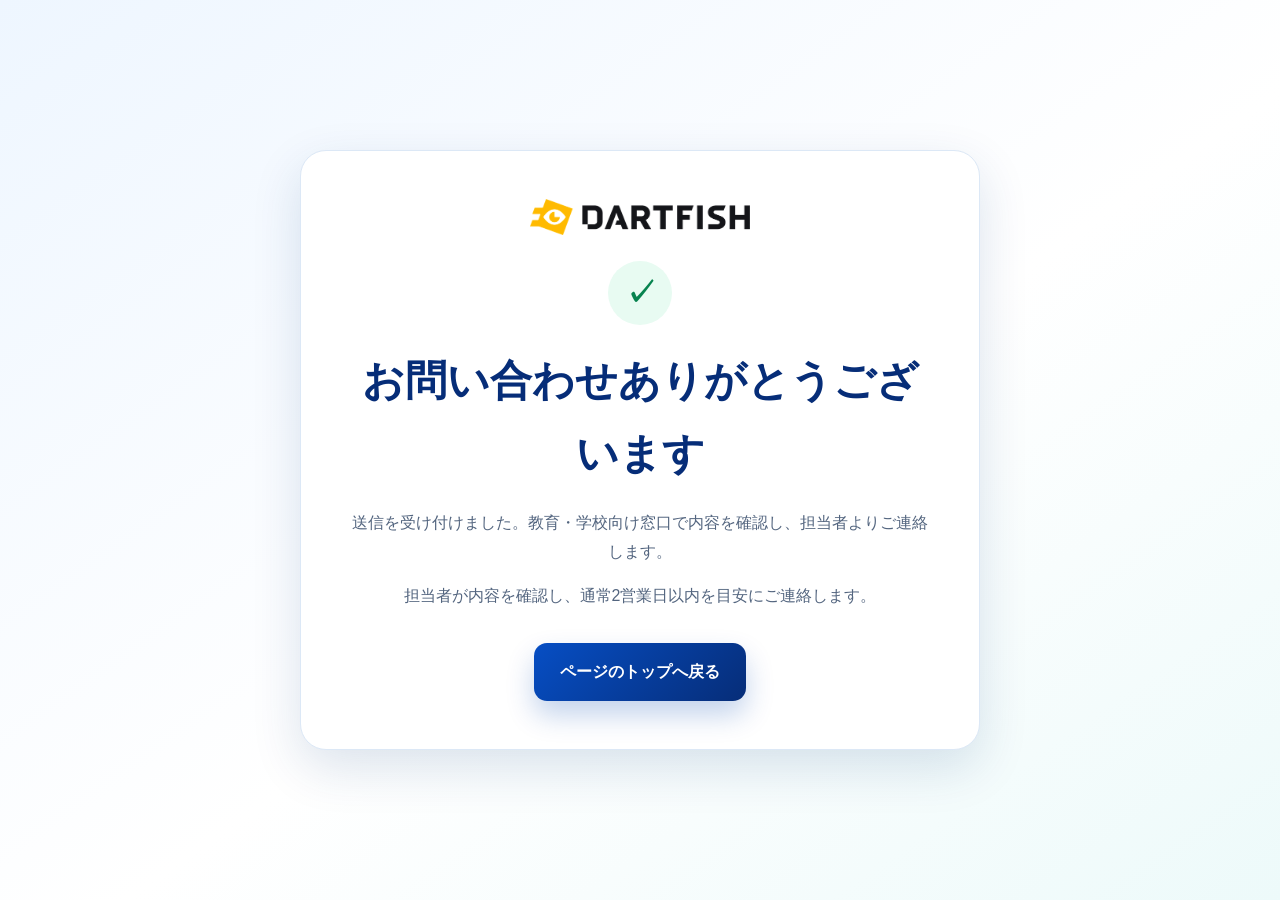
<file: club-analysis/thanks/index.html>
<!doctype html>
<html lang="ja">
<head>
  <meta charset="utf-8">
  <meta name="viewport" content="width=device-width, initial-scale=1">
  <meta name="robots" content="noindex, follow">
  <title>お問い合わせありがとうございます｜Dartfish</title>
  <link rel="icon" href="/images/favicon.png" type="image/png">
  <link rel="stylesheet" href="/css/style.css">
  <script async src="https://www.googletagmanager.com/gtag/js?id=G-JJXRB6F1LC"></script>
  <script>
    window.dataLayer = window.dataLayer || [];
    function gtag(){dataLayer.push(arguments);}
    gtag('js', new Date());
    gtag('config', 'G-JJXRB6F1LC');
  </script>
</head>
<body class="thanks-page">
  <main class="thanks-main">
    <section class="thanks-card">
      <img src="/images/dartfish-logo.png" alt="DARTFISH" width="230" height="48">
      <span class="thanks-check" aria-hidden="true">✓</span>
      <h1>お問い合わせありがとうございます</h1>
      <p>送信を受け付けました。教育・学校向け窓口で内容を確認し、担当者よりご連絡します。</p>
      <p>担当者が内容を確認し、通常2営業日以内を目安にご連絡します。</p>
      <a class="button button-primary" href="/club-analysis/">ページのトップへ戻る</a>
    </section>
  </main>
</body>
</html>
</file>
<file: css/style.css>
:root {
  --blue-900: #062d78;
  --blue-800: #073b99;
  --blue-700: #064ec4;
  --blue-600: #0f65df;
  --blue-100: #eaf3ff;
  --blue-050: #f5f9ff;
  --teal-700: #087f86;
  --teal-100: #e6f8f7;
  --yellow: #ffba08;
  --ink: #10213f;
  --muted: #53657f;
  --line: #dbe6f4;
  --white: #ffffff;
  --shadow-sm: 0 8px 24px rgba(10, 54, 117, 0.08);
  --shadow-md: 0 18px 50px rgba(10, 54, 117, 0.14);
  --radius-sm: 14px;
  --radius-md: 22px;
  --radius-lg: 34px;
  --container: 1180px;
}

* { box-sizing: border-box; }
html { scroll-behavior: smooth; }
body {
  margin: 0;
  color: var(--ink);
  background: var(--white);
  font-family: -apple-system, BlinkMacSystemFont, "Segoe UI", "Yu Gothic", "Hiragino Kaku Gothic ProN", Meiryo, sans-serif;
  line-height: 1.75;
  -webkit-font-smoothing: antialiased;
}
img { max-width: 100%; height: auto; display: block; }
a { color: inherit; }
button, input, textarea { font: inherit; }
svg { stroke: currentColor; fill: none; stroke-width: 1.8; stroke-linecap: round; stroke-linejoin: round; }

.container { width: min(var(--container), calc(100% - 48px)); margin-inline: auto; }
.section { padding: 104px 0; }
.section-soft { background: linear-gradient(180deg, #f7fbff 0%, #eef6ff 100%); }
.section-band {
  background:
    radial-gradient(circle at 12% 0%, rgba(80, 173, 255, .22), transparent 32%),
    linear-gradient(145deg, #073487 0%, #0754c0 55%, #087f86 125%);
}
.section-heading { max-width: 760px; margin: 0 auto 52px; text-align: center; }
.section-heading h2 { margin: 6px 0 12px; font-size: clamp(2rem, 4vw, 3rem); line-height: 1.25; letter-spacing: .015em; color: var(--blue-900); }
.section-heading p { margin: 0; color: var(--muted); font-size: 1.03rem; }
.section-heading-light h2, .section-heading-light p { color: var(--white); }
.section-heading-light p { opacity: .86; }
.section-kicker { display: inline-block; color: var(--blue-600); font-size: .78rem; font-weight: 800; letter-spacing: .16em; }
.section-kicker-white { color: #bcdcff; }
.sr-only { position: absolute; width: 1px; height: 1px; padding: 0; margin: -1px; overflow: hidden; clip: rect(0,0,0,0); white-space: nowrap; border: 0; }
.skip-link { position: fixed; left: 12px; top: -60px; z-index: 1000; padding: 10px 14px; background: #fff; color: #0645b5; border-radius: 8px; box-shadow: var(--shadow-sm); }
.skip-link:focus { top: 12px; }

.site-header { position: sticky; top: 0; z-index: 100; background: rgba(255,255,255,.94); border-bottom: 1px solid rgba(218,229,243,.85); backdrop-filter: blur(14px); }
.header-inner { height: 76px; display: flex; align-items: center; justify-content: space-between; gap: 28px; }
.brand img { width: 230px; }
.global-nav { display: flex; align-items: center; gap: 30px; font-weight: 700; font-size: .94rem; }
.global-nav a { text-decoration: none; transition: color .2s ease, transform .2s ease; }
.global-nav a:not(.nav-cta):hover { color: var(--blue-600); }
.nav-cta { padding: 11px 20px; color: #fff; background: var(--blue-700); border-radius: 10px; box-shadow: 0 8px 16px rgba(6,78,196,.2); }
.nav-cta:hover { transform: translateY(-1px); }
.menu-button { display: none; width: 46px; height: 46px; padding: 10px; border: 0; border-radius: 10px; background: var(--blue-050); color: var(--blue-900); }
.menu-line { display: block; height: 2px; background: currentColor; margin: 5px 0; transition: .2s ease; }

.hero { position: relative; min-height: 720px; padding: 84px 0 98px; overflow: hidden; background: linear-gradient(140deg, #fff 0%, #fff 43%, #f0f7ff 100%); }
.hero::after { content: ""; position: absolute; inset: auto 0 0; height: 1px; background: linear-gradient(90deg, transparent, #d6e5f6, transparent); }
.hero-grid { display: grid; grid-template-columns: 1.03fr .97fr; align-items: center; gap: 58px; position: relative; z-index: 2; }
.eyebrow { display: inline-flex; align-items: center; gap: 8px; margin: 0 0 16px; padding: 7px 12px; color: var(--blue-700); background: var(--blue-100); border-radius: 999px; font-size: .82rem; font-weight: 800; }
.eyebrow::before { content: ""; width: 7px; height: 7px; border-radius: 50%; background: var(--yellow); box-shadow: 0 0 0 4px rgba(255,186,8,.2); }
.hero h1 { margin: 0; font-size: clamp(2.65rem, 5.2vw, 4.75rem); line-height: 1.17; letter-spacing: -.035em; color: var(--blue-900); }
.hero h1 span { color: var(--blue-700); }
.hero-sub { margin: 22px 0 12px; font-size: clamp(1.05rem, 1.8vw, 1.28rem); font-weight: 800; color: var(--ink); }
.hero-proof { position: relative; margin: 0 0 16px; padding-left: 22px; color: var(--blue-800); font-size: .9rem; font-weight: 800; line-height: 1.55; }
.hero-proof::before { content: ""; position: absolute; left: 0; top: .42em; width: 12px; height: 12px; border-radius: 50%; background: var(--yellow); box-shadow: 0 0 0 4px rgba(255,186,8,.18); }
.hero-text { max-width: 650px; margin: 0 0 24px; color: var(--muted); font-size: 1.02rem; }
.tag-list { display: flex; flex-wrap: wrap; gap: 9px; margin-bottom: 32px; }
.tag-list span { padding: 6px 12px; border-radius: 999px; background: #fff; border: 1px solid #cfe0f5; color: var(--blue-800); font-size: .82rem; font-weight: 700; }
.hero-actions { display: flex; flex-wrap: wrap; gap: 14px; }
.button { min-height: 58px; display: inline-flex; align-items: center; justify-content: center; gap: 10px; padding: 0 26px; border-radius: 13px; text-decoration: none; font-weight: 800; transition: transform .2s ease, box-shadow .2s ease, background .2s ease; }
.button svg { width: 22px; height: 22px; }
.button:hover { transform: translateY(-2px); }
.button-primary { color: #fff; background: linear-gradient(135deg, var(--blue-700), var(--blue-900)); box-shadow: 0 14px 28px rgba(6,71,174,.24); }
.button-primary:hover { box-shadow: 0 18px 32px rgba(6,71,174,.30); }
.button-secondary { color: var(--blue-800); background: #fff; border: 1.5px solid #82ace7; }

.hero-visual { position: relative; min-height: 570px; }
.hero-photo-wrap { position: absolute; inset: 0; border-radius: 34px; overflow: hidden; box-shadow: var(--shadow-md); background: #ddeeff; }
.hero-photo { width: 100%; height: 100%; object-fit: cover; }
.hero-photo-wrap::after { content: ""; position: absolute; inset: 0; background: linear-gradient(180deg, transparent 72%, rgba(3,30,75,.12)); }
.hero-screen-card { position: absolute; right: -22px; bottom: 0; width: 58%; padding: 7px; border-radius: 16px; background: rgba(255,255,255,.94); box-shadow: 0 24px 48px rgba(4,40,94,.28); transform: rotate(-1.4deg); }
.hero-screen-card img { border-radius: 10px; }
.hero-data-card { position: absolute; border: 1px solid rgba(150,190,230,.7); background: rgba(255,255,255,.92); box-shadow: var(--shadow-sm); backdrop-filter: blur(10px); }
.hero-data-card-a { top: -22px; left: -28px; width: 190px; padding: 13px 14px 10px; border-radius: 16px; }
.hero-data-card-a svg { width: 100%; height: 52px; stroke: var(--blue-600); stroke-width: 3; }
.hero-data-card-a span { display: block; margin-top: -2px; color: var(--blue-800); font-size: .66rem; font-weight: 900; letter-spacing: .12em; }
.hero-data-card-b { right: -14px; top: 88px; display: flex; align-items: center; gap: 9px; padding: 10px 14px; border-radius: 14px; }
.hero-data-card-b strong { font-size: 2rem; color: var(--yellow); line-height: 1; }
.hero-data-card-b span { color: var(--blue-900); font-size: .66rem; font-weight: 900; line-height: 1.15; }
.hero-orb { position: absolute; border-radius: 50%; filter: blur(1px); pointer-events: none; }
.hero-orb-a { width: 420px; height: 420px; right: -180px; top: 110px; background: rgba(86,177,255,.15); }
.hero-orb-b { width: 180px; height: 180px; left: -80px; bottom: -30px; background: rgba(255,186,8,.10); }

.challenge-grid { display: grid; grid-template-columns: repeat(5, 1fr); gap: 16px; }
.icon-card { min-height: 218px; padding: 28px 20px 22px; text-align: center; background: #fff; border: 1px solid #e2ecf8; border-radius: var(--radius-sm); box-shadow: var(--shadow-sm); }
.line-icon { width: 58px; height: 58px; display: grid; place-items: center; margin: 0 auto 15px; color: var(--blue-700); background: var(--blue-050); border-radius: 16px; }
.line-icon svg { width: 36px; height: 36px; }
.icon-card h3 { margin: 0 0 8px; color: var(--blue-900); font-size: 1rem; }
.icon-card p { margin: 0; color: var(--muted); font-size: .88rem; line-height: 1.65; }

.flow-grid { display: grid; grid-template-columns: repeat(4, 1fr); gap: 22px; counter-reset: flow; }
.flow-card { position: relative; padding: 22px; background: #fff; border: 1px solid var(--line); border-radius: var(--radius-md); box-shadow: var(--shadow-sm); }
.flow-card:not(:last-child)::after { content: ""; position: absolute; z-index: 4; top: 45%; right: -30px; width: 34px; height: 16px; background: var(--blue-600); clip-path: polygon(0 34%, 64% 34%, 64% 0, 100% 50%, 64% 100%, 64% 66%, 0 66%); }
.step-number { position: absolute; top: 12px; left: 12px; z-index: 3; width: 30px; height: 30px; display: grid; place-items: center; border-radius: 50%; background: var(--blue-700); color: #fff; font-size: .84rem; font-weight: 900; box-shadow: 0 6px 14px rgba(6,78,196,.25); }
.flow-card h3 { margin: 0 0 16px; padding-left: 28px; text-align: center; color: var(--blue-900); font-size: 1.08rem; }
.flow-image { aspect-ratio: 16/10; overflow: hidden; border-radius: 12px; background: #edf4fb; }
.flow-image img { width: 100%; height: 100%; object-fit: cover; }
.flow-card p { margin: 16px 2px 0; color: var(--muted); font-size: .9rem; line-height: 1.7; }

.usecase-grid { display: grid; grid-template-columns: 1fr 1fr; gap: 26px; }
.usecase-card { display: grid; grid-template-columns: 1.05fr .95fr; align-items: stretch; min-height: 410px; overflow: hidden; border-radius: var(--radius-lg); background: #fff; box-shadow: 0 20px 46px rgba(1,24,63,.22); }
.usecase-card img { width: 100%; height: 100%; min-height: 410px; object-fit: cover; }
.usecase-copy { padding: 38px 34px; }
.usecase-label { margin: 0 0 12px; color: var(--blue-600); font-size: .72rem; font-weight: 900; letter-spacing: .12em; }
.usecase-ssh .usecase-label { color: var(--teal-700); }
.usecase-copy h3 { margin: 0 0 14px; color: var(--blue-900); font-size: 1.75rem; line-height: 1.3; }
.usecase-ssh .usecase-copy h3 { color: #066f77; }
.usecase-copy .lead { margin: 0 0 24px; color: var(--muted); }
.check-list { list-style: none; margin: 0; padding: 0; display: grid; gap: 10px; }
.check-list li { position: relative; padding-left: 28px; font-size: .92rem; color: #31445f; }
.check-list li::before { content: "✓"; position: absolute; left: 0; top: 1px; width: 20px; height: 20px; display: grid; place-items: center; border-radius: 50%; color: #fff; background: var(--blue-700); font-size: .74rem; font-weight: 900; }
.usecase-ssh .check-list li::before { background: var(--teal-700); }

.feature-grid { display: grid; grid-template-columns: repeat(4, 1fr); gap: 22px; }
.feature-card { overflow: hidden; background: #fff; border: 1px solid var(--line); border-radius: 20px; box-shadow: var(--shadow-sm); }
.feature-image { aspect-ratio: 16/10; overflow: hidden; background: #eaf2fc; }
.feature-image img { width: 100%; height: 100%; object-fit: cover; transition: transform .45s ease; }
.feature-image-contain { background: #2b2b2b; }
.feature-image-contain img { object-fit: contain; }
.feature-card:hover .feature-image img { transform: scale(1.035); }
.feature-body { padding: 22px 20px 24px; }
.feature-body h3 { margin: 0 0 10px; color: var(--blue-900); font-size: 1.1rem; }
.feature-body p { margin: 0; color: var(--muted); font-size: .9rem; line-height: 1.72; }
.image-note { margin: 20px 0 0; text-align: right; color: #75839a; font-size: .76rem; }

.theme-grid { display: grid; grid-template-columns: repeat(6, 1fr); gap: 16px; }
.theme-card { min-height: 208px; padding: 24px 18px; text-align: center; background: #fff; border: 1px solid #dfebf8; border-radius: 18px; box-shadow: var(--shadow-sm); }
.theme-icon { width: 66px; height: 66px; display: grid; place-items: center; margin: 0 auto 16px; border-radius: 20px; color: var(--blue-700); background: var(--blue-050); border: 1px solid #d9e8fa; font-size: 1.35rem; font-weight: 900; }
.theme-card h3 { margin: 0 0 8px; color: var(--blue-900); font-size: .98rem; }
.theme-card p { margin: 0; color: var(--muted); font-size: .84rem; line-height: 1.6; }

.support-grid { display: grid; grid-template-columns: .95fr 1.05fr; gap: 56px; align-items: center; }
.support-copy h2 { margin: 8px 0 14px; color: var(--blue-900); font-size: clamp(2rem, 4vw, 3rem); line-height: 1.25; }
.support-lead { margin: 0 0 30px; color: var(--muted); font-size: 1.02rem; }
.support-items { display: grid; grid-template-columns: repeat(2, 1fr); gap: 12px; }
.support-items article { display: grid; grid-template-columns: 1fr; align-content: start; gap: 10px; padding: 18px 14px; text-align: center; border: 1px solid #e0eaf6; border-radius: 16px; background: #fff; box-shadow: var(--shadow-sm); }
.support-items article > .support-icon { width: 48px; height: 48px; display: grid; place-items: center; margin-inline: auto; border-radius: 14px; background: var(--blue-100); color: var(--blue-700); }
.support-icon svg { width: 30px; height: 30px; }
.support-items h3 { margin: 0 0 4px; color: var(--blue-900); font-size: .92rem; line-height: 1.45; }
.support-items p { margin: 0; color: var(--muted); font-size: .78rem; line-height: 1.55; }
.support-visual { position: relative; }
.support-visual img { width: 100%; aspect-ratio: 3/2; object-fit: cover; border-radius: 30px; box-shadow: var(--shadow-md); }
.support-visual-graphic { overflow: hidden; border-radius: 26px; background: #1f1f1f; box-shadow: var(--shadow-md); }
.support-visual-graphic img { aspect-ratio: auto; object-fit: contain; border-radius: 0; box-shadow: none; }
.support-badge { position: absolute; left: -20px; bottom: 24px; display: flex; align-items: center; gap: 10px; padding: 12px 16px; border-radius: 14px; background: #fff; box-shadow: var(--shadow-md); }
.support-badge strong { color: var(--yellow); font-size: 2rem; line-height: 1; }
.support-badge span { color: var(--blue-900); font-size: .66rem; font-weight: 900; line-height: 1.2; }

.process-section { padding-top: 74px; }
.process-list { list-style: none; margin: 0; padding: 0; display: grid; grid-template-columns: repeat(4, 1fr); gap: 18px; }
.process-list li { position: relative; min-height: 190px; padding: 28px 24px 22px; background: #fff; border: 1px solid var(--line); border-radius: 18px; box-shadow: var(--shadow-sm); }
.process-list li:not(:last-child)::after { content: ""; position: absolute; top: 50%; right: -24px; width: 28px; height: 14px; background: var(--blue-600); clip-path: polygon(0 35%, 66% 35%, 66% 0, 100% 50%, 66% 100%, 66% 65%, 0 65%); }
.process-list span { width: 34px; height: 34px; display: grid; place-items: center; margin-bottom: 16px; border-radius: 50%; background: var(--blue-700); color: #fff; font-weight: 900; }
.process-list h3 { margin: 0 0 8px; color: var(--blue-900); font-size: 1rem; }
.process-list p { margin: 0; color: var(--muted); font-size: .86rem; line-height: 1.65; }

.faq-container { max-width: 920px; }
.faq-list { display: grid; gap: 12px; }
.faq-item { overflow: hidden; background: #fff; border: 1px solid #dce8f6; border-radius: 14px; box-shadow: 0 7px 20px rgba(13,60,125,.06); }
.faq-item summary { position: relative; cursor: pointer; list-style: none; padding: 19px 58px 19px 24px; color: var(--blue-900); font-weight: 800; }
.faq-item summary::-webkit-details-marker { display: none; }
.faq-item summary::before { content: "Q"; display: inline-grid; place-items: center; width: 26px; height: 26px; margin-right: 12px; border-radius: 50%; color: #fff; background: var(--blue-700); font-size: .76rem; }
.faq-item summary::after { content: "+"; position: absolute; right: 23px; top: 50%; transform: translateY(-50%); color: var(--blue-700); font-size: 1.5rem; font-weight: 400; transition: transform .2s ease; }
.faq-item[open] summary::after { transform: translateY(-50%) rotate(45deg); }
.faq-item div { padding: 0 66px 20px; }
.faq-item p { margin: 0; color: var(--muted); }

.contact-section { background: linear-gradient(180deg, #f5f9ff 0%, #fff 100%); }
.contact-layout { display: grid; grid-template-columns: .72fr 1.28fr; gap: 54px; align-items: start; }
.contact-intro { position: sticky; top: 110px; }
.contact-intro h2 { margin: 8px 0 18px; color: var(--blue-900); font-size: clamp(2rem, 4vw, 3rem); line-height: 1.25; }
.contact-intro > p { color: var(--muted); font-size: 1rem; line-height: 1.9; }
.contact-assurance { margin-top: 30px; padding: 24px; border: 1px solid #d7e7f8; border-radius: 18px; background: #fff; box-shadow: var(--shadow-sm); }
.contact-assurance strong { color: var(--blue-900); }
.contact-assurance ul { margin: 14px 0 0; padding: 0; list-style: none; display: grid; gap: 10px; }
.contact-assurance li { position: relative; padding-left: 25px; color: var(--muted); font-size: .88rem; }
.contact-assurance li::before { content: "✓"; position: absolute; left: 0; color: var(--teal-700); font-weight: 900; }
.contact-form { padding: 36px; border: 1px solid #d9e6f4; border-radius: 24px; background: #fff; box-shadow: 0 20px 55px rgba(10, 54, 117, .1); }
.form-grid { display: grid; grid-template-columns: 1fr 1fr; gap: 20px; }
.form-field { display: grid; gap: 8px; min-width: 0; }
.form-field-wide { grid-column: 1 / -1; }
.form-field > span, .form-choice-group legend { color: var(--blue-900); font-size: .92rem; font-weight: 800; }
.form-field em, .form-choice-group em, .privacy-check em { margin-left: 5px; color: #b42318; font-size: .72rem; font-style: normal; font-weight: 800; }
.form-choice-group small { color: var(--muted); font-size: .78rem; font-weight: 500; }
.form-field input, .form-field textarea { width: 100%; border: 1px solid #b9cadf; border-radius: 10px; background: #fff; color: #152944; font: inherit; transition: border-color .2s, box-shadow .2s; }
.form-field input { height: 50px; padding: 0 14px; }
.form-field textarea { min-height: 150px; padding: 13px 14px; resize: vertical; line-height: 1.7; }
.form-field input:focus, .form-field textarea:focus { outline: 0; border-color: var(--blue-600); box-shadow: 0 0 0 3px rgba(20, 105, 220, .14); }
.form-field input[aria-invalid="true"], .form-field textarea[aria-invalid="true"], .form-choice-group.is-invalid { border-color: #d92d20; }
.form-choice-group { min-width: 0; margin: 28px 0 0; padding: 0; border: 0; }
.form-choice-group legend { margin-bottom: 12px; }
.checkbox-grid { display: grid; grid-template-columns: 1fr 1fr; gap: 10px; }
.checkbox-grid label { position: relative; cursor: pointer; }
.checkbox-grid input { position: absolute; opacity: 0; pointer-events: none; }
.checkbox-grid span { min-height: 46px; display: flex; align-items: center; padding: 10px 12px 10px 42px; border: 1px solid #c9d7e8; border-radius: 10px; color: #30465f; font-size: .86rem; line-height: 1.4; transition: .2s; }
.checkbox-grid span::before { content: ""; position: absolute; left: 14px; width: 18px; height: 18px; border: 1.5px solid #91a7c1; border-radius: 4px; background: #fff; }
.checkbox-grid input:checked + span { border-color: var(--blue-600); background: var(--blue-050); color: var(--blue-900); font-weight: 700; }
.checkbox-grid input:checked + span::before { content: "✓"; display: grid; place-items: center; border-color: var(--blue-700); background: var(--blue-700); color: #fff; font-size: .75rem; font-weight: 900; }
.checkbox-grid input:focus-visible + span { outline: 3px solid rgba(20, 105, 220, .2); outline-offset: 2px; }
.contact-form > .form-field-wide { margin-top: 28px; }
.char-count { justify-self: end; color: #718096; font-size: .74rem; }
.privacy-check { display: flex; gap: 10px; align-items: flex-start; margin-top: 24px; color: #40536c; font-size: .86rem; line-height: 1.65; }
.privacy-check input { width: 18px; height: 18px; flex: 0 0 auto; margin-top: 3px; accent-color: var(--blue-700); }
.privacy-check a { color: var(--blue-700); }
.turnstile-wrap { margin-top: 24px; }
.turnstile-note { margin: 8px 0 0; color: #718096; font-size: .72rem; }
.form-submit { width: 100%; margin-top: 24px; border: 0; cursor: pointer; }
.form-submit:disabled { cursor: wait; opacity: .68; }
.form-footnote { margin: 10px 0 0; text-align: center; color: var(--muted); font-size: .76rem; }
.form-status { margin-bottom: 22px; padding: 14px 16px; border-radius: 10px; font-size: .9rem; line-height: 1.65; }
.form-status.is-error { color: #8a1c13; border: 1px solid #f2b8b5; background: #fff1f0; }
.form-status.is-success { color: #085d3a; border: 1px solid #a9dfc6; background: #edfff6; }
.hp-field { position: absolute !important; left: -10000px !important; width: 1px !important; height: 1px !important; overflow: hidden !important; }

.final-cta { position: relative; overflow: hidden; padding: 76px 0; color: #fff; background: linear-gradient(135deg, #05378e 0%, #0757c6 58%, #077e8d 135%); }
.final-cta-inner { position: relative; z-index: 2; display: flex; align-items: center; justify-content: space-between; gap: 42px; }
.final-cta h2 { margin: 5px 0 8px; font-size: clamp(2rem, 4vw, 3.05rem); line-height: 1.2; }
.final-cta p { margin: 0; max-width: 680px; opacity: .88; }
.final-cta-actions { display: grid; grid-template-columns: 1fr; gap: 12px; min-width: 260px; }
.button-white { background: #fff; color: var(--blue-800); }
.button-outline-white { color: #fff; border: 1.5px solid rgba(255,255,255,.72); background: rgba(255,255,255,.08); }
.final-cta-pattern { position: absolute; inset: 0; opacity: .16; background-image: linear-gradient(rgba(255,255,255,.18) 1px, transparent 1px), linear-gradient(90deg, rgba(255,255,255,.18) 1px, transparent 1px); background-size: 42px 42px; mask-image: linear-gradient(90deg, transparent, #000, transparent); }

.site-footer { padding: 48px 0 52px; background: #fff; border-top: 1px solid var(--line); }
.footer-inner { display: grid; grid-template-columns: 1fr auto; align-items: center; gap: 22px; }
.footer-brand { display: flex; align-items: center; gap: 18px; }
.footer-brand img { width: 230px; }
.footer-brand-copy p { margin: 0; }
.footer-company { color: var(--blue-900); font-size: 1.08rem; font-weight: 800; }
.footer-tagline { margin-top: 3px !important; color: var(--muted); font-size: .78rem; }
.footer-links { display: flex; justify-content: flex-end; flex-wrap: wrap; gap: 10px 20px; max-width: 480px; }
.footer-links a { color: var(--muted); text-decoration: none; font-size: .86rem; }
.footer-links a:hover { color: var(--blue-700); }
.site-footer small { grid-column: 1 / -1; color: #7b889a; font-size: .72rem; }
.mobile-cta { display: none; }
.thanks-page { min-height: 100vh; background: linear-gradient(145deg, #eef6ff, #fff 55%, #edfafa); }
.thanks-main { min-height: 100vh; display: grid; place-items: center; padding: 30px 16px; }
.thanks-card { width: min(100%, 680px); padding: 48px; text-align: center; border: 1px solid #dce8f6; border-radius: 26px; background: #fff; box-shadow: var(--shadow-md); }
.thanks-card > img { width: 220px; height: auto; margin: 0 auto 26px; }
.thanks-check { width: 64px; height: 64px; display: grid; place-items: center; margin: 0 auto 20px; border-radius: 50%; background: #e8fbf2; color: #07834f; font-size: 2rem; font-weight: 900; }
.thanks-card h1 { margin: 0 0 18px; color: var(--blue-900); font-size: clamp(1.8rem, 5vw, 2.6rem); }
.thanks-card p { color: var(--muted); line-height: 1.8; }
.thanks-card .button { margin-top: 16px; }

.reveal { opacity: 0; transform: translateY(18px); transition: opacity .55s ease, transform .55s ease; }
.reveal.is-visible { opacity: 1; transform: none; }
@media (prefers-reduced-motion: reduce) {
  html { scroll-behavior: auto; }
  .reveal { opacity: 1; transform: none; transition: none; }
  * { animation-duration: .01ms !important; animation-iteration-count: 1 !important; transition-duration: .01ms !important; }
}

@media (max-width: 1120px) {
  .challenge-grid { grid-template-columns: repeat(3, 1fr); }
  .feature-grid { grid-template-columns: repeat(2, 1fr); }
  .theme-grid { grid-template-columns: repeat(3, 1fr); }
  .usecase-card { grid-template-columns: 1fr; }
  .usecase-card img { min-height: 260px; max-height: 310px; }
}

@media (max-width: 920px) {
  .section { padding: 82px 0; }
  .header-inner { height: 68px; }
  .brand img { width: 195px; }
  .menu-button { display: block; }
  .global-nav { position: fixed; inset: 68px 18px auto; display: none; padding: 18px; border: 1px solid var(--line); border-radius: 16px; background: #fff; box-shadow: var(--shadow-md); }
  .global-nav.is-open { display: grid; gap: 4px; }
  .global-nav a { padding: 12px 14px; border-radius: 9px; }
  .global-nav a:not(.nav-cta):hover { background: var(--blue-050); }
  .nav-cta { text-align: center; margin-top: 6px; }
  .menu-button[aria-expanded="true"] .menu-line:nth-child(1) { transform: translateY(7px) rotate(45deg); }
  .menu-button[aria-expanded="true"] .menu-line:nth-child(2) { opacity: 0; }
  .menu-button[aria-expanded="true"] .menu-line:nth-child(3) { transform: translateY(-7px) rotate(-45deg); }
  .hero { padding: 62px 0 78px; }
  .hero-grid { grid-template-columns: 1fr; gap: 64px; }
  .hero-copy { max-width: 760px; }
  .hero-visual { min-height: 600px; max-width: 720px; width: 100%; margin-inline: auto; }
  .flow-grid { grid-template-columns: repeat(2, 1fr); }
  .flow-card:not(:last-child)::after { display: none; }
  .usecase-grid { grid-template-columns: 1fr; }
  .support-grid { grid-template-columns: 1fr; }
  .support-visual { order: initial; }
  .process-list { grid-template-columns: repeat(2, 1fr); }
  .process-list li:not(:last-child)::after { display: none; }
  .final-cta-inner { align-items: flex-start; flex-direction: column; }
  .contact-layout { grid-template-columns: 1fr; }
  .contact-intro { position: static; }
  .final-cta-actions { width: 100%; grid-template-columns: 1fr 1fr; }
}

@media (max-width: 680px) {
  body { padding-bottom: 72px; }
  .container { width: min(100% - 28px, var(--container)); }
  .section { padding: 68px 0; }
  .section-heading { margin-bottom: 36px; }
  .section-heading h2 { font-size: 2rem; }
  .section-heading p { font-size: .94rem; }
  .hero { padding: 42px 0 60px; }
  .hero h1 { font-size: clamp(2.25rem, 11vw, 3.25rem); }
  .hero-sub { font-size: 1.02rem; }
  .hero-proof { font-size: .86rem; }
  .hero-text { font-size: .94rem; }
  .hero-actions { display: grid; grid-template-columns: 1fr; }
  .button { width: 100%; min-height: 60px; }
  .hero-visual { min-height: 450px; }
  .hero-photo-wrap { inset: 0; border-radius: 24px; }
  .hero-screen-card { right: 8px; width: 64%; }
  .hero-data-card-a { left: -2px; top: -24px; width: 150px; }
  .hero-data-card-b { right: -3px; top: 68px; }
  .challenge-grid, .feature-grid, .theme-grid, .flow-grid, .process-list { grid-template-columns: 1fr; }
  .icon-card { min-height: auto; display: grid; grid-template-columns: 58px 1fr; gap: 4px 16px; text-align: left; align-items: center; padding: 20px; }
  .line-icon { grid-row: 1 / 3; margin: 0; }
  .icon-card h3, .icon-card p { text-align: left; }
  .flow-card { padding: 18px; }
  .usecase-copy { padding: 28px 24px; }
  .usecase-card img { min-height: 230px; }
  .theme-card { min-height: auto; display: grid; grid-template-columns: 58px 1fr; gap: 4px 14px; text-align: left; align-items: center; padding: 18px; }
  .theme-icon { grid-row: 1 / 3; width: 58px; height: 58px; margin: 0; }
  .theme-card h3, .theme-card p { text-align: left; }
  .support-items { grid-template-columns: 1fr; }
  .support-items article { grid-template-columns: 52px 1fr; gap: 14px; padding: 16px; text-align: left; }
  .support-items article > .support-icon { margin: 0; }
  .faq-item summary { padding: 17px 50px 17px 16px; font-size: .92rem; }
  .faq-item summary::before { margin-right: 8px; }
  .faq-item div { padding: 0 22px 18px 52px; font-size: .9rem; }
  .contact-form { padding: 24px 18px; border-radius: 18px; }
  .form-grid, .checkbox-grid { grid-template-columns: 1fr; }
  .final-cta { padding: 62px 0; }
  .final-cta-actions { grid-template-columns: 1fr; }
  .footer-inner { grid-template-columns: 1fr; }
  .footer-brand { align-items: flex-start; flex-direction: column; gap: 8px; }
  .footer-links { flex-wrap: wrap; }
  .mobile-cta { position: fixed; z-index: 90; left: 0; right: 0; bottom: 0; display: grid; grid-template-columns: 1fr 1fr; padding: 8px 10px calc(8px + env(safe-area-inset-bottom)); background: rgba(255,255,255,.96); border-top: 1px solid var(--line); box-shadow: 0 -8px 26px rgba(8,44,98,.12); backdrop-filter: blur(12px); }
  .mobile-cta a { min-height: 52px; display: grid; place-items: center; text-decoration: none; font-weight: 800; font-size: .92rem; border-radius: 10px; }
  .mobile-cta a:first-child { background: var(--blue-700); color: #fff; }
  .mobile-cta a:last-child { color: var(--blue-800); border: 1px solid #94b8e9; margin-left: 8px; }
  .thanks-card { padding: 36px 20px; }
}
</file>
